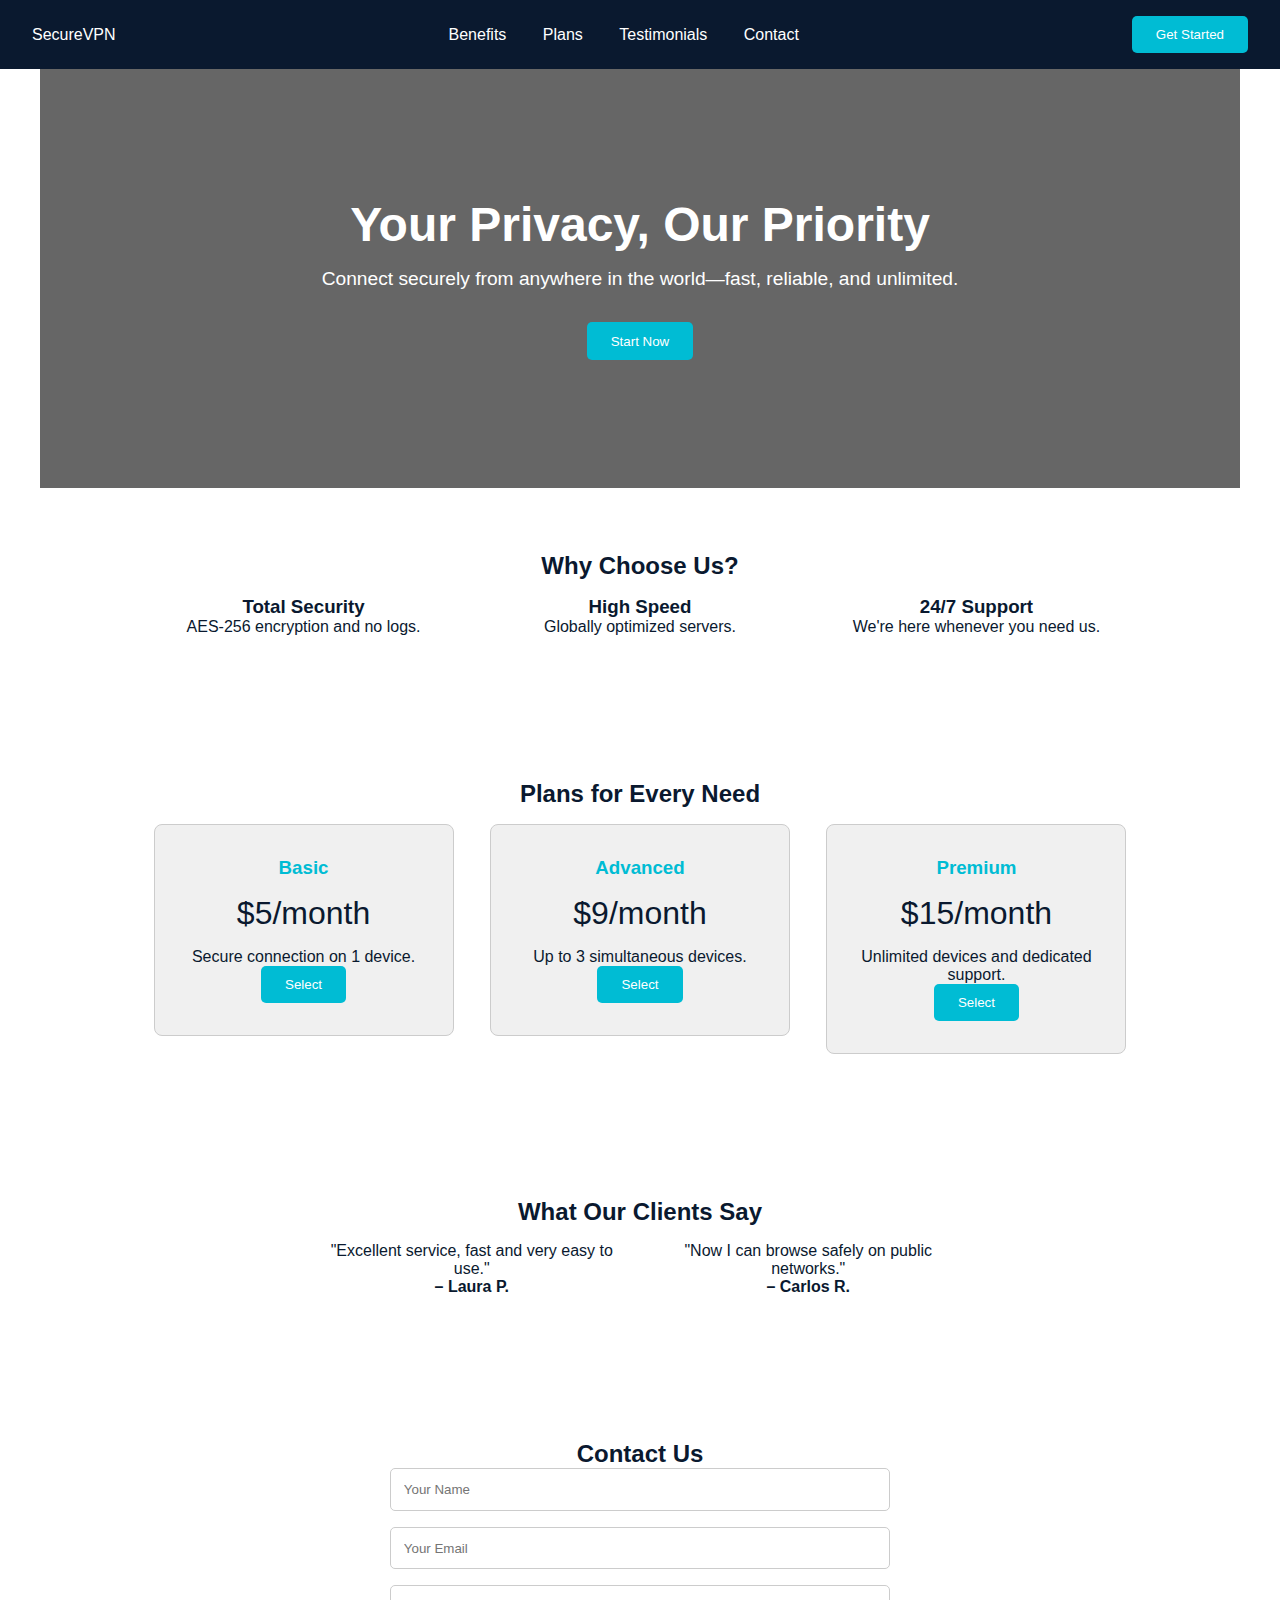
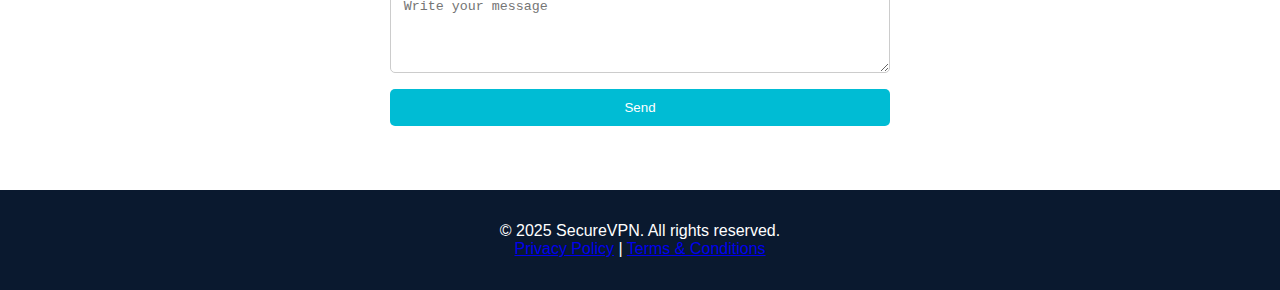
<file: index.html>
<!DOCTYPE html>
<html lang="en">
<head>
  <meta charset="UTF-8" />
  <meta name="viewport" content="width=device-width, initial-scale=1.0" />
  <meta name="description" content="Secure, fast, and reliable VPN service. Protect your privacy and browse without limits." />
  <meta name="keywords" content="VPN, security, privacy, internet, encryption, secure browsing" />
  <meta name="author" content="VPN Company" />
  <title>Secure & Fast VPN | Protect Your Privacy</title>
  <link rel="stylesheet" href="estilos.css">
</head>
<body>
  <header>
    <div class="logo">SecureVPN</div>
    <nav>
      <a href="#benefits">Benefits</a>
      <a href="#pricing">Plans</a>
      <a href="#testimonials">Testimonials</a>
      <a href="#contact">Contact</a>
    </nav>
    <button class="cta-button">Get Started</button>
  </header>

  <section class="hero">
    <h1>Your Privacy, Our Priority</h1>
    <p>Connect securely from anywhere in the world—fast, reliable, and unlimited.</p>
    <button class="cta-button">Start Now</button>
  </section>

  <section id="benefits" class="benefits">
    <h2>Why Choose Us?</h2>
    <div class="item"><h3>Total Security</h3><p>AES‑256 encryption and no logs.</p></div>
    <div class="item"><h3>High Speed</h3><p>Globally optimized servers.</p></div>
    <div class="item"><h3>24/7 Support</h3><p>We're here whenever you need us.</p></div>
  </section>

  <section id="pricing" class="pricing">
    <h2>Plans for Every Need</h2>
    <div class="plan">
      <h3>Basic</h3>
      <p class="price">$5/month</p>
      <p>Secure connection on 1 device.</p>
      <button class="cta-button">Select</button>
    </div>
    <div class="plan">
      <h3>Advanced</h3>
      <p class="price">$9/month</p>
      <p>Up to 3 simultaneous devices.</p>
      <button class="cta-button">Select</button>
    </div>
    <div class="plan">
      <h3>Premium</h3>
      <p class="price">$15/month</p>
      <p>Unlimited devices and dedicated support.</p>
      <button class="cta-button">Select</button>
    </div>
  </section>

  <section id="testimonials" class="testimonials">
    <h2>What Our Clients Say</h2>
    <div class="card"><p>"Excellent service, fast and very easy to use."</p><strong>– Laura P.</strong></div>
    <div class="card"><p>"Now I can browse safely on public networks."</p><strong>– Carlos R.</strong></div>
  </section>

  <section id="contact" class="contact">
    <h2>Contact Us</h2>
    <form>
      <input type="text" name="name" placeholder="Your Name" required />
      <input type="email" name="email" placeholder="Your Email" required />
      <textarea name="message" placeholder="Write your message" rows="4" required></textarea>
      <button class="cta-button" type="submit">Send</button>
    </form>
  </section>

  <footer>
    <p>&copy; 2025 SecureVPN. All rights reserved.</p>
    <p><a href="#">Privacy Policy</a> | <a href="#">Terms & Conditions</a></p>
  </footer>

 <script src="script.js"></script>
</body>
</html>
</file>
<file: estilos.css>
:root {
  --color-primary: #0a192f;
  --color-accent: #00bcd4;
  --color-white: #ffffff;
  --color-gray: #f0f0f0;
  --font-main: 'Segoe UI', sans-serif;
}

* {
  box-sizing: border-box;
  margin: 0;
  padding: 0;
}

body {
  font-family: var(--font-main);
  background: var(--color-white);
  color: var(--color-primary);
  overflow-x: hidden;
  animation: fadeIn 1s ease-in;
}

@keyframes fadeIn {
  from { opacity: 0; }
  to { opacity: 1; }
}

header {
  background: var(--color-primary);
  color: var(--color-white);
  padding: 1rem 2rem;
  display: flex;
  justify-content: space-between;
  align-items: center;
}

header nav a {
  color: var(--color-white);
  margin: 0 1rem;
  text-decoration: none;
}

.cta-button {
  background: var(--color-accent);
  color: var(--color-white);
  border: none;
  padding: 0.7rem 1.5rem;
  border-radius: 5px;
  cursor: pointer;
}

.hero {
  background: linear-gradient(rgba(0,0,0,0.6), rgba(0,0,0,0.6)),
              url('https://i.postimg.cc/BvsCQhrk/vpn-illustration.jpg') no-repeat center/cover;
  color: var(--color-white);
  text-align: center;
  padding: 8rem 2rem;
}

.hero h1 {
  font-size: 3rem;
}

.hero p {
  font-size: 1.2rem;
  margin: 1rem 0 2rem;
}

section {
  padding: 4rem 2rem;
  max-width: 1200px;
  margin: 0 auto;
}

.benefits, .pricing, .testimonials, .contact {
  text-align: center;
}

.benefits .item, .pricing .plan, .testimonials .card {
  margin: 1rem;
  display: inline-block;
  vertical-align: top;
  width: 300px;
}

.plan {
  border: 1px solid #ccc;
  border-radius: 8px;
  padding: 2rem;
  background: var(--color-gray);
}

.plan h3 {
  color: var(--color-accent);
}

.plan .price {
  font-size: 2rem;
  margin: 1rem 0;
}

.contact form {
  display: flex;
  flex-direction: column;
  gap: 1rem;
  max-width: 500px;
  margin: 0 auto;
}

.contact input, .contact textarea {
  padding: 0.8rem;
  border-radius: 5px;
  border: 1px solid #ccc;
}

footer {
  background: var(--color-primary);
  color: var(--color-white);
  text-align: center;
  padding: 2rem;
}

@media (max-width: 768px) {
  .benefits .item, .pricing .plan, .testimonials .card {
    width: 90%;
    margin: 1rem auto;
  }
}
</file>
